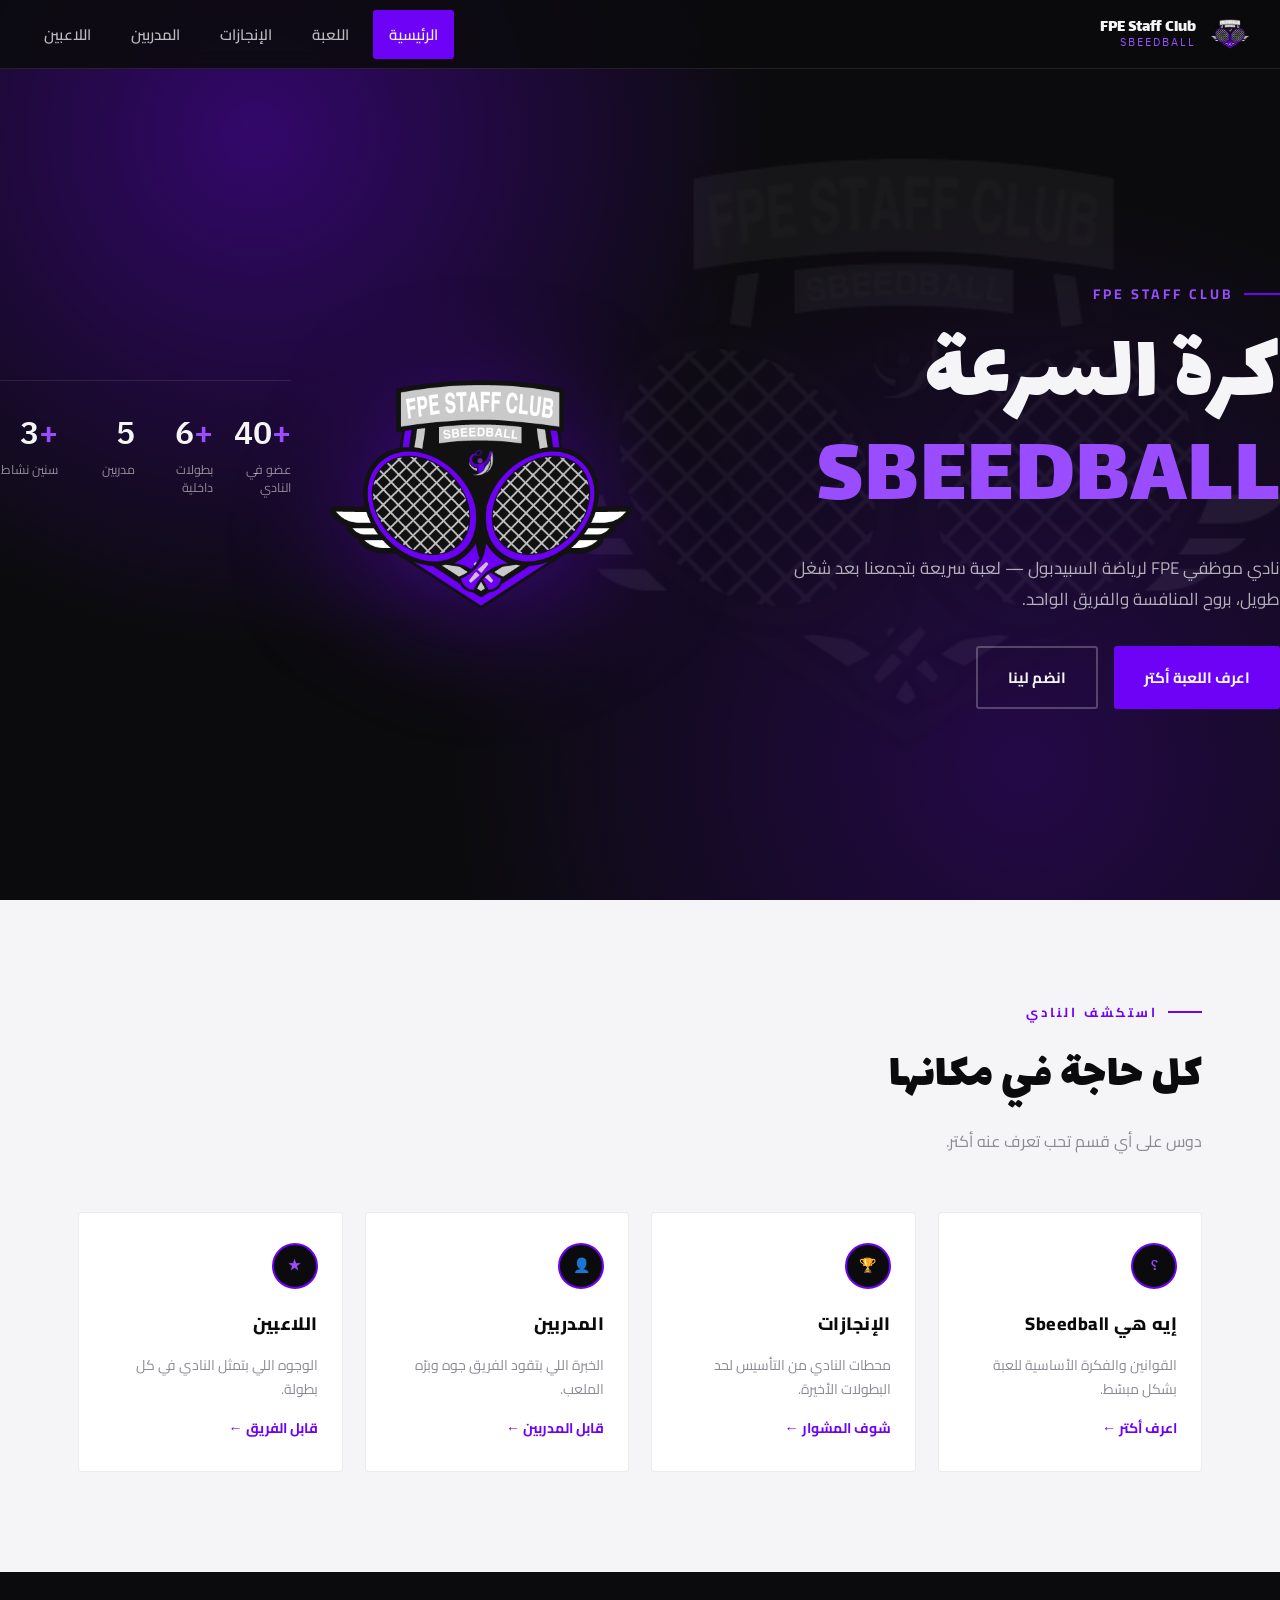
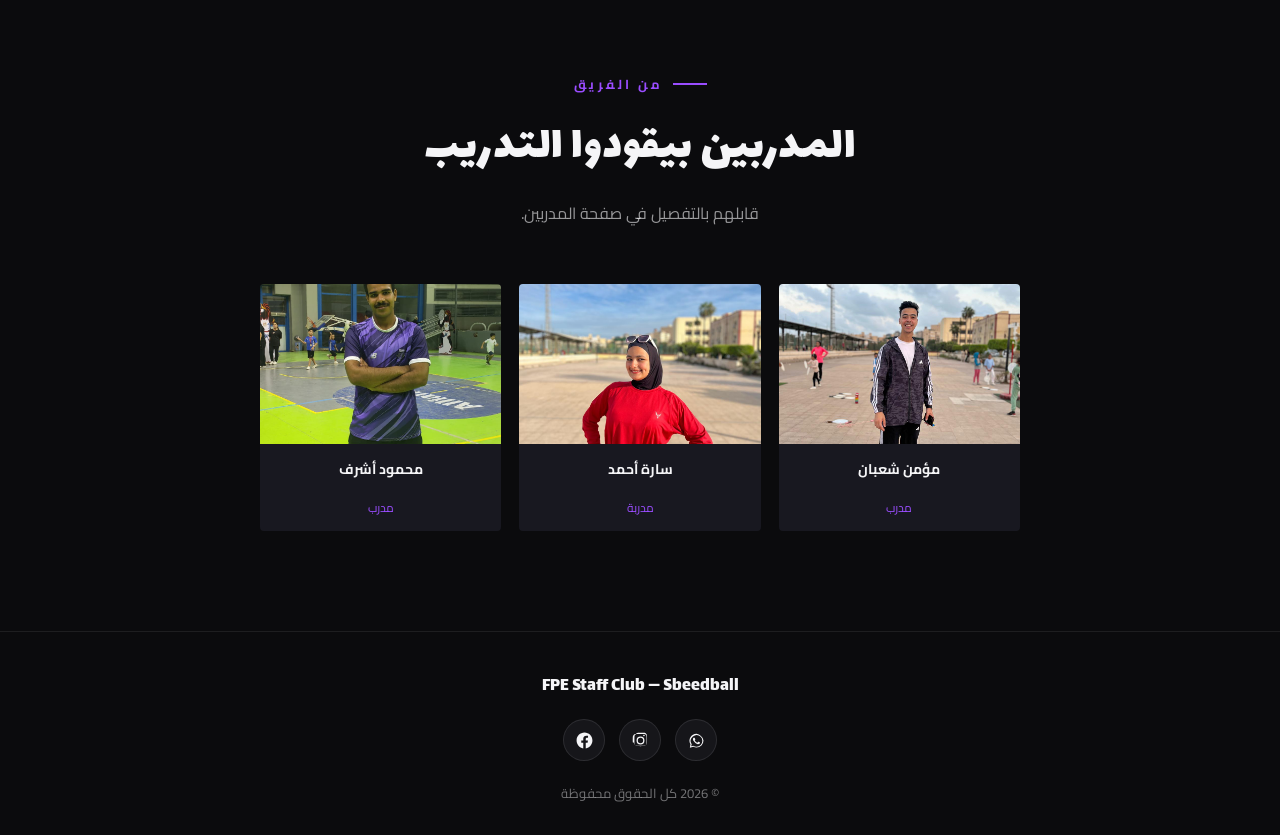
<file: index.html>
<!DOCTYPE html>
<html lang="ar" dir="rtl">
<head>
<meta charset="UTF-8">
<meta name="viewport" content="width=device-width, initial-scale=1.0">
<title>FPE Staff Club | Sbeedball</title>
<link rel="stylesheet" href="assets/style.css">
<style>
  .hero{
    position:relative; min-height:100vh; background:var(--black);
    display:flex; align-items:center; overflow:hidden; isolation:isolate;
    background-image:
      radial-gradient(circle at 20% 15%, rgba(110,2,246,0.4), transparent 40%),
      radial-gradient(circle at 80% 85%, rgba(110,2,246,0.25), transparent 45%);
  }
  .hero::after{
    content:''; position:absolute; inset:0; z-index:0;
    background-image:url('assets/logo.png');
    background-repeat:no-repeat; background-position:120% 30%;
    background-size:900px; opacity:0.06; filter:grayscale(1);
    pointer-events:none;
  }
  .hero-content{position:relative; z-index:2; padding:150px 0 60px; display:grid; grid-template-columns:1.2fr 0.8fr; gap:40px; align-items:center; width:100%;}
  .eyebrow{color:var(--purple-bright); font-size:14px; font-weight:700; letter-spacing:3px; margin-bottom:18px; display:flex; align-items:center; gap:10px;}
  .eyebrow::before{content:''; width:36px; height:2px; background:var(--purple);}
  .hero h1{color:var(--white); font-size:clamp(40px, 9vw, 96px); line-height:1.08; margin-bottom:20px;}
  .hero h1 .accent{color:var(--purple-bright);}
  .hero p.lead{color:rgba(245,245,247,0.7); font-size:17px; max-width:520px; line-height:1.85; margin-bottom:30px;}
  .hero-logo{display:flex; justify-content:center;}
  .hero-logo img{
    width:100%; max-width:340px;
    filter:drop-shadow(0 25px 60px rgba(110,2,246,0.45));
    animation:float 5s ease-in-out infinite;
  }
  @keyframes float{0%,100%{transform:translateY(0);}50%{transform:translateY(-14px);}}

  .hero-stats{
    position:relative; z-index:2; display:grid; grid-template-columns:repeat(4,1fr); gap:20px;
    border-top:1px solid var(--line); margin-top:26px; padding:28px 0 50px;
  }
  .stat .num{font-family:'IBM Plex Sans Arabic'; font-weight:600; font-size:32px; color:var(--white); white-space:nowrap;}
  .stat .num span{color:var(--purple-bright);}
  .stat .label{color:rgba(245,245,247,0.55); font-size:12.5px; margin-top:4px; line-height:1.4;}

  .pillars{display:grid; grid-template-columns:repeat(4,1fr); gap:22px;}
  .pillar{
    background:#fff; border:1px solid rgba(11,11,13,0.08); border-radius:4px;
    padding:30px 24px; transition:transform .3s, box-shadow .3s, border-color .3s;
    display:flex; flex-direction:column; gap:14px;
  }
  .pillar:hover{transform:translateY(-6px); box-shadow:0 18px 40px rgba(11,11,13,0.12); border-color:var(--purple);}
  .pillar .crest{margin-bottom:4px;}
  .pillar h3{font-family:'Cairo'; font-weight:800; font-size:18px;}
  .pillar p{color:var(--muted); font-size:14px; line-height:1.7;}
  .pillar .go{color:var(--purple); font-weight:700; font-size:14px; margin-top:auto;}

  .preview-row{display:grid; grid-template-columns:repeat(3,1fr); gap:18px; margin-top:40px; max-width:760px; margin-inline:auto;}
  .mini-card{background:#181820; border-radius:4px; overflow:hidden; text-align:center;}
  .mini-avatar{height:160px;}
  .mini-card .nm{color:var(--white); font-size:14px; padding:12px 6px 14px; font-weight:700;}
  .mini-card .rl{color:var(--purple-bright); font-size:12px; padding:0 6px 12px;}

  @media (max-width:900px){
    .hero-content{grid-template-columns:1fr; padding:130px 0 40px;}
    .hero-logo{order:-1;}
    .hero-logo img{max-width:260px;}
    .pillars{grid-template-columns:repeat(2,1fr);}
  }
  @media (max-width:700px){
    .hero{min-height:auto;}
    .hero-content{padding:118px 0 30px; gap:30px;}
    .hero-logo img{max-width:190px;}
    .hero p.lead{font-size:16px;}
    .btn{padding:14px 24px; font-size:14px;}
    .hero-stats{grid-template-columns:repeat(2,1fr); gap:18px 14px; padding:22px 0 36px; margin-top:18px;}
    .stat .num{font-size:26px;}
    .pillars{grid-template-columns:1fr; gap:14px;}
    .pillar{padding:22px 20px;}
    .preview-row{grid-template-columns:repeat(3,1fr); gap:10px;}
    .mini-avatar{height:100px;}
    .mini-card .nm{font-size:12px; padding:8px 4px 2px;}
    .mini-card .rl{font-size:10.5px; padding:0 4px 10px;}
  }
</style>
</head>
<body>

<nav>
  <div class="brand">
    <img src="assets/logo.png" alt="FPE Staff Club">
    <div class="names"><span class="top">FPE Staff Club</span><span class="bottom">SBEEDBALL</span></div>
  </div>
  <ul>
    <li><a href="index.html" class="active">الرئيسية</a></li>
    <li><a href="about.html">اللعبة</a></li>
    <li><a href="achievements.html">الإنجازات</a></li>
    <li><a href="coaches.html">المدربين</a></li>
    <li><a href="players.html">اللاعبين</a></li>
  </ul>
  <button class="nav-toggle" aria-label="القائمة"><span></span><span></span><span></span></button>
</nav>
<div class="nav-backdrop"></div>

<section class="hero">
  <div class="container hero-content">
    <div>
      <div class="eyebrow">FPE STAFF CLUB</div>
      <h1>كرة السرعة<br><span class="accent">SBEEDBALL</span></h1>
      <p class="lead">نادي موظفي FPE لرياضة السبيدبول — لعبة سريعة بتجمعنا بعد شغل طويل، بروح المنافسة والفريق الواحد.</p>
      <div class="btn-row">
        <a href="about.html" class="btn btn-primary">اعرف اللعبة أكتر</a>
        <a href="https://wa.me/201000000000" target="_blank" rel="noopener" class="btn btn-ghost">انضم لينا</a>
      </div>
    </div>
    <div class="hero-logo"><img src="assets/logo.png" alt="شعار FPE Staff Club Sbeedball"></div>
  </div>
  <div class="container hero-stats">
    <div class="stat"><div class="num"><span>+</span>40</div><div class="label">عضو في النادي</div></div>
    <div class="stat"><div class="num"><span>+</span>6</div><div class="label">بطولات داخلية</div></div>
    <div class="stat"><div class="num">5</div><div class="label">مدربين</div></div>
    <div class="stat"><div class="num"><span>+</span>3</div><div class="label">سنين نشاط</div></div>
  </div>
</section>

<section>
  <div class="container">
    <div class="section-head reveal">
      <div class="eyebrow">استكشف النادي</div>
      <h2>كل حاجة في مكانها</h2>
      <p>دوس على أي قسم تحب تعرف عنه أكتر.</p>
    </div>
    <div class="pillars reveal">
      <a href="about.html" class="pillar">
        <div class="crest">؟</div>
        <h3>إيه هي Sbeedball</h3>
        <p>القوانين والفكرة الأساسية للعبة بشكل مبسّط.</p>
        <span class="go">اعرف أكتر ←</span>
      </a>
      <a href="achievements.html" class="pillar">
        <div class="crest">🏆</div>
        <h3>الإنجازات</h3>
        <p>محطات النادي من التأسيس لحد البطولات الأخيرة.</p>
        <span class="go">شوف المشوار ←</span>
      </a>
      <a href="coaches.html" class="pillar">
        <div class="crest">👤</div>
        <h3>المدربين</h3>
        <p>الخبرة اللي بتقود الفريق جوه وبرّه الملعب.</p>
        <span class="go">قابل المدربين ←</span>
      </a>
      <a href="players.html" class="pillar">
        <div class="crest">★</div>
        <h3>اللاعبين</h3>
        <p>الوجوه اللي بتمثل النادي في كل بطولة.</p>
        <span class="go">قابل الفريق ←</span>
      </a>
    </div>
  </div>
</section>

<section class="bg-dark">
  <div class="container">
    <div class="section-head on-dark reveal" style="text-align:center; margin-inline:auto;">
      <div class="eyebrow" style="justify-content:center;">من الفريق</div>
      <h2>المدربين بيقودوا التدريب</h2>
      <p>قابلهم بالتفصيل في صفحة المدربين.</p>
    </div>
    <a href="coaches.html" class="preview-row reveal" style="display:grid;">
      <div class="mini-card"><div class="mini-avatar" style="background-image:url('assets/coaches/moamen-shaaban.jpg'), linear-gradient(135deg,#6E02F6,#9A4DFF); background-size:cover,cover; background-position:center,center;"></div><div class="nm">مؤمن شعبان</div><div class="rl">مدرب</div></div>
      <div class="mini-card"><div class="mini-avatar" style="background-image:url('assets/coaches/sara-ahmed.jpg'), linear-gradient(135deg,#16161A,#6E02F6); background-size:cover,cover; background-position:center,center;"></div><div class="nm">سارة أحمد</div><div class="rl">مدربة</div></div>
      <div class="mini-card"><div class="mini-avatar" style="background-image:url('assets/coaches/mahmoud-ashraf.jpg'), linear-gradient(135deg,#3D018C,#9A4DFF); background-size:cover,cover; background-position:center,center;"></div><div class="nm">محمود أشرف</div><div class="rl">مدرب</div></div>
    </a>
  </div>
</section>

<footer>
  <div class="f-brand">FPE Staff Club — Sbeedball</div>
  <div class="f-social">
    <a href="https://wa.me/201000000000" target="_blank" rel="noopener" aria-label="واتساب">
      <svg viewBox="0 0 24 24"><path d="M17.6 6.32A8.86 8.86 0 0 0 12 3.6a8.83 8.83 0 0 0-7.65 13.27L3.6 21l4.27-1.12a8.8 8.8 0 0 0 4.13 1.05h0a8.83 8.83 0 0 0 8.84-8.81 8.78 8.78 0 0 0-3.24-5.8Zm-5.6 13.55h0a7.34 7.34 0 0 1-3.73-1.02l-.27-.16-2.77.73.74-2.7-.18-.28a7.34 7.34 0 0 1 11.4-9.07 7.27 7.27 0 0 1 2.17 5.18 7.35 7.35 0 0 1-7.36 7.32Zm4.03-5.49c-.22-.11-1.3-.64-1.5-.71-.2-.08-.35-.11-.5.11-.15.22-.57.71-.7.86-.13.15-.26.16-.48.05-1.3-.65-2.16-1.16-3.02-2.63-.23-.4.23-.37.65-1.23.07-.15.04-.28-.03-.4-.08-.11-.5-1.2-.69-1.65-.18-.43-.36-.37-.5-.37-.12-.01-.27-.01-.41-.01-.15 0-.38.05-.58.28-.2.22-.77.75-.77 1.83 0 1.08.79 2.12.9 2.27.11.15 1.55 2.36 3.76 3.22 1.87.74 2.25.6 2.66.56.41-.04 1.3-.53 1.49-1.04.18-.51.18-.95.13-1.04-.06-.1-.2-.15-.41-.26Z"/></svg>
    </a>
    <a href="https://instagram.com/" target="_blank" rel="noopener" aria-label="إنستجرام">
      <svg viewBox="0 0 24 24"><path d="M12 2.2c2.7 0 3 .01 4.1.06 1 .05 1.5.21 1.85.35.46.18.8.4 1.15.74.34.35.56.69.74 1.15.14.36.3.86.35 1.85.05 1.1.06 1.4.06 4.1s-.01 3-.06 4.1c-.05 1-.21 1.5-.35 1.85a3.1 3.1 0 0 1-.74 1.15c-.35.34-.69.56-1.15.74-.36.14-.86.3-1.85.35-1.1.05-1.4.06-4.1.06s-3-.01-4.1-.06c-1-.05-1.5-.21-1.85-.35a3.1 3.1 0 0 1-1.15-.74 3.1 3.1 0 0 1-.74-1.15c-.14-.36-.3-.86-.35-1.85C2.21 15 2.2 14.7 2.2 12s.01-3 .06-4.1c.05-1 .21-1.5.35-1.85.18-.46.4-.8.74-1.15.35-.34.69-.56 1.15-.74.36-.14.86-.3 1.85-.35C7.5 2.21 7.8 2.2 12 2.2Zm0 1.62c-2.66 0-2.97.01-4.02.06-.86.04-1.32.18-1.63.3-.41.16-.7.35-1 .65-.3.3-.5.59-.66 1-.12.31-.26.77-.3 1.63-.05 1.05-.06 1.36-.06 4.02s.01 2.97.06 4.02c.04.86.18 1.32.3 1.63.16.41.36.7.66 1 .3.3.59.5 1 .66.31.12.77.26 1.63.3 1.05.05 1.36.06 4.02.06s2.97-.01 4.02-.06c.86-.04 1.32-.18 1.63-.3.41-.16.7-.36 1-.66.3-.3.5-.59.66-1 .12-.31.26-.77.3-1.63.05-1.05.06-1.36.06-4.02s-.01-2.97-.06-4.02c-.04-.86-.18-1.32-.3-1.63a2.6 2.6 0 0 0-.66-1 2.6 2.6 0 0 0-1-.66c-.31-.12-.77-.26-1.63-.3-1.05-.05-1.36-.06-4.02-.06ZM12 7a5 5 0 1 1 0 10 5 5 0 0 1 0-10Zm0 1.62a3.38 3.38 0 1 0 0 6.76 3.38 3.38 0 0 0 0-6.76Zm5.4-2.96a1.04 1.04 0 1 1-2.08 0 1.04 1.04 0 0 1 2.08 0Z"/></svg>
    </a>
    <a href="https://facebook.com/" target="_blank" rel="noopener" aria-label="فيسبوك">
      <svg viewBox="0 0 24 24"><path d="M22 12.06C22 6.5 17.52 2 12 2S2 6.5 2 12.06c0 5 3.66 9.16 8.44 9.94v-7.03H7.9v-2.91h2.54V9.84c0-2.51 1.49-3.89 3.78-3.89 1.1 0 2.24.2 2.24.2v2.46h-1.26c-1.24 0-1.63.77-1.63 1.56v1.87h2.78l-.44 2.91h-2.34V22c4.78-.78 8.44-4.94 8.44-9.94Z"/></svg>
    </a>
  </div>
  © 2026 كل الحقوق محفوظة
</footer>

<script src="assets/main.js"></script>
</body>
</html>
</file>
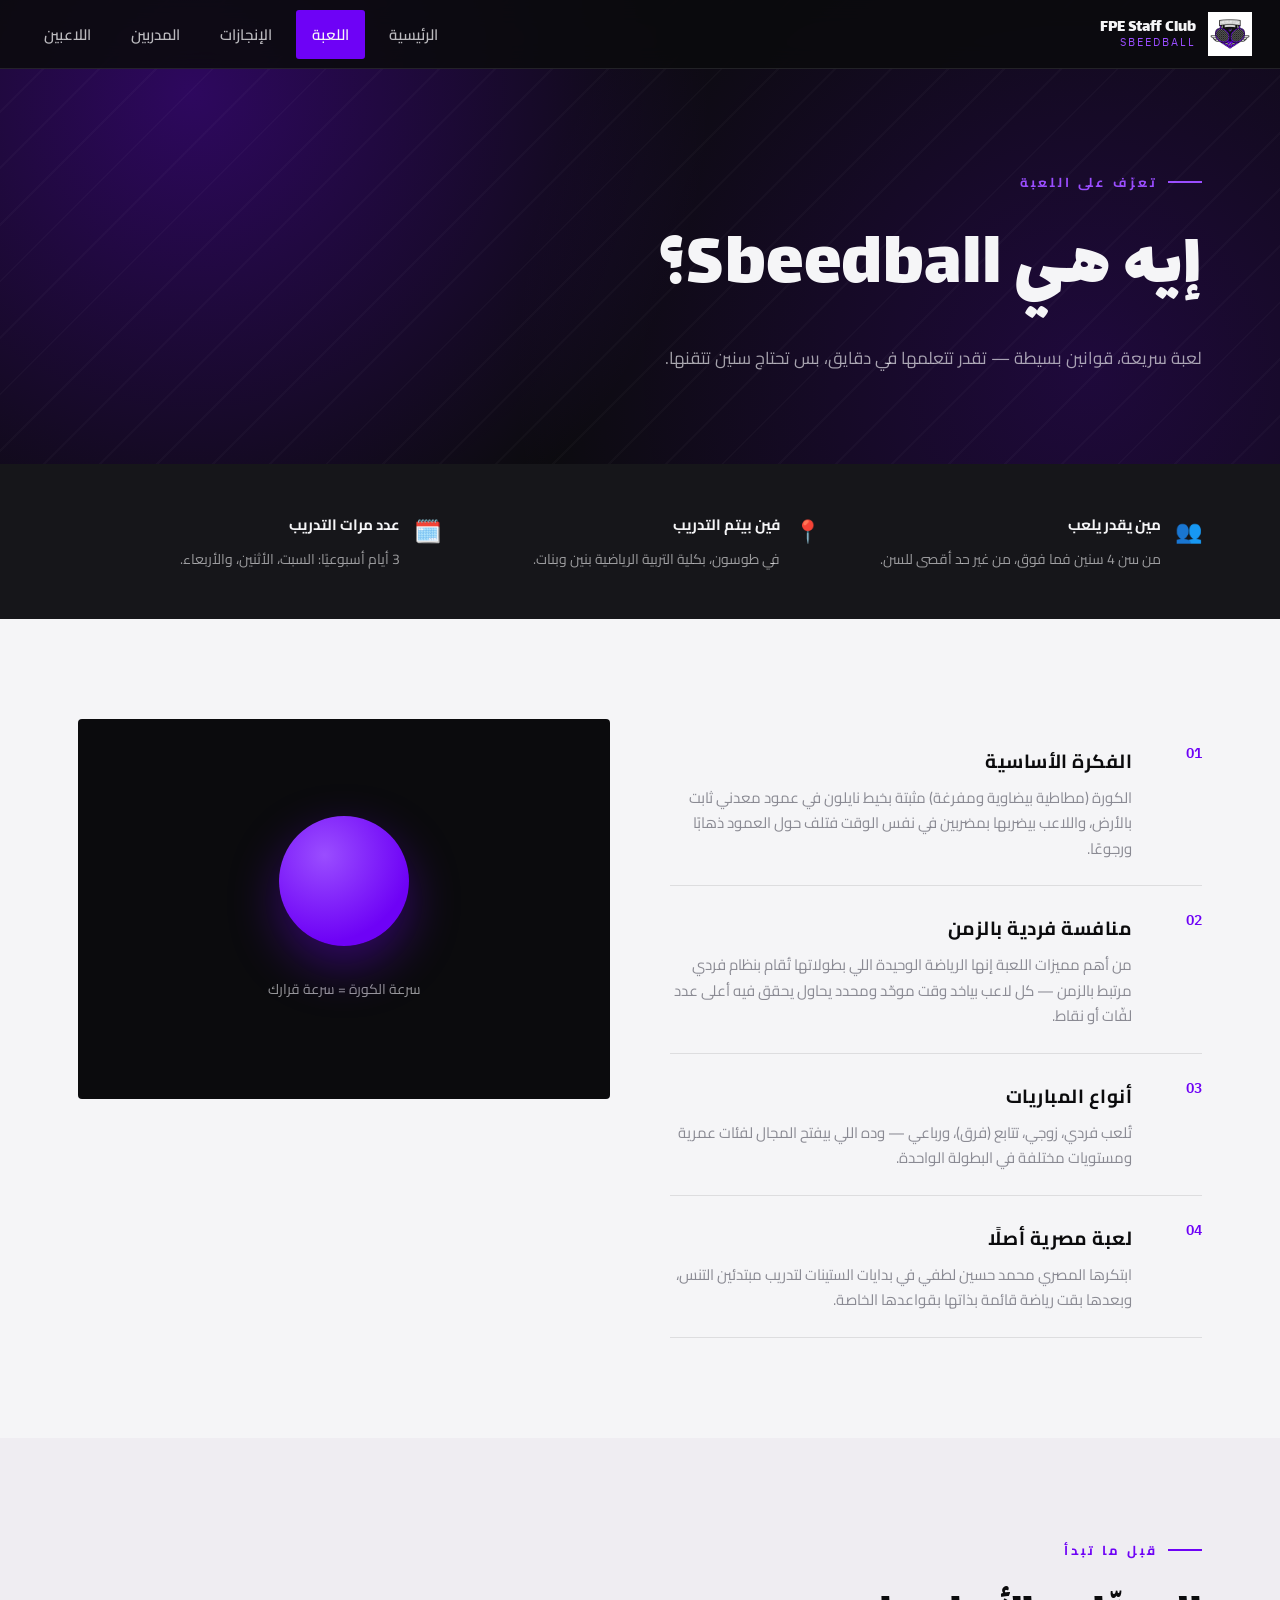
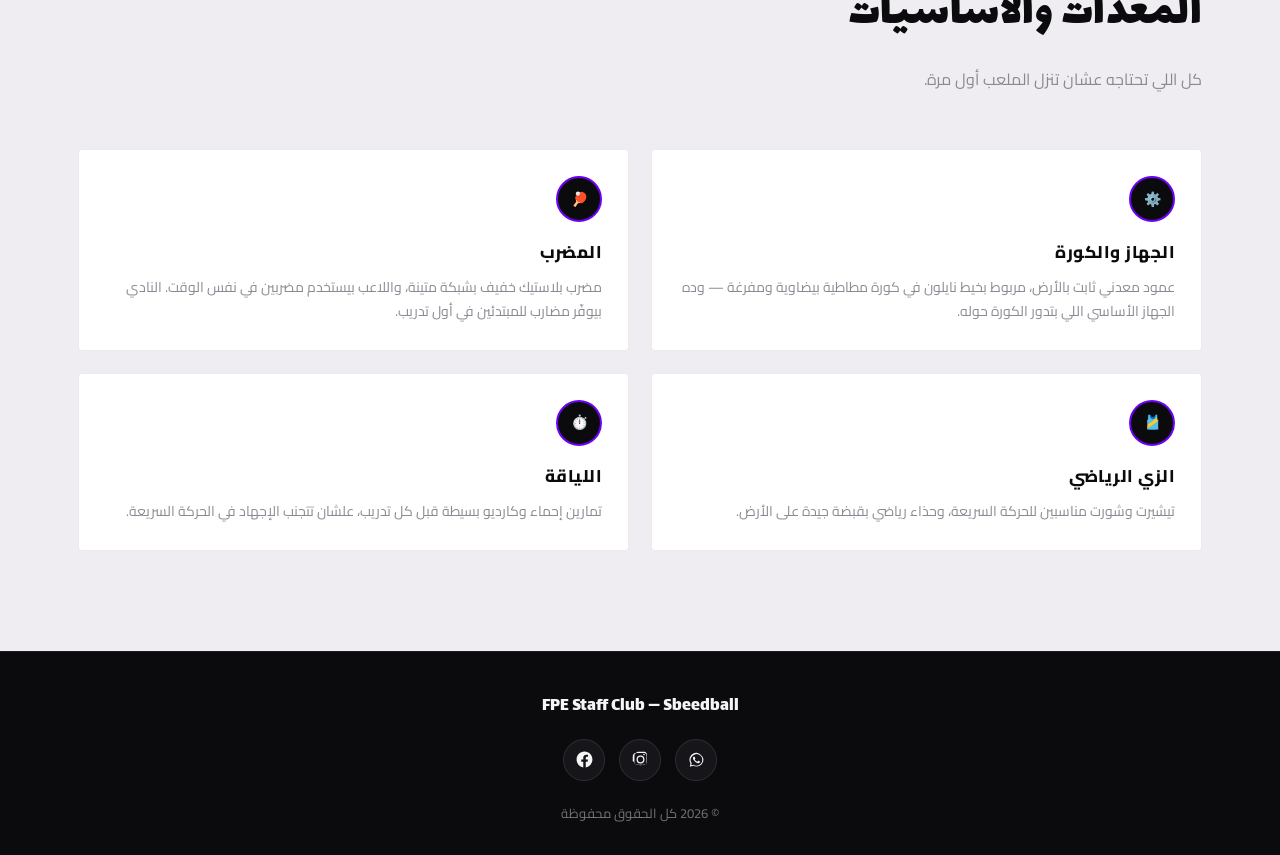
<file: about.html>
<!DOCTYPE html>
<html lang="ar" dir="rtl">
<head>
<meta charset="UTF-8">
<meta name="viewport" content="width=device-width, initial-scale=1.0">
<title>اللعبة | FPE Staff Club Sbeedball</title>
<link rel="stylesheet" href="assets/style.css">
<style>
  .about-grid{display:grid; grid-template-columns:1fr 1fr; gap:60px; align-items:start;}
  .rule-list{display:flex; flex-direction:column;}
  .rule{display:flex; gap:20px; padding:24px 0; border-bottom:1px solid rgba(11,11,13,0.1);}
  .rule .tag{font-family:'IBM Plex Sans Arabic'; font-weight:600; color:var(--purple); font-size:14px; min-width:50px;}
  .rule h3{font-size:19px; margin-bottom:6px; font-family:'Cairo'; font-weight:700;}
  .rule p{color:var(--muted); font-size:15px; line-height:1.7;}
  .about-visual{
    background:var(--black); border-radius:4px; padding:40px; position:relative;
    min-height:380px; display:flex; flex-direction:column; justify-content:center; align-items:center; overflow:hidden;
  }
  .ball{
    width:130px; height:130px; border-radius:50%;
    background:radial-gradient(circle at 35% 30%, var(--purple-bright), var(--purple) 70%);
    position:relative; z-index:2; animation:bounce 2.2s ease-in-out infinite;
    box-shadow:0 20px 50px rgba(110,2,246,0.4);
  }
  @keyframes bounce{0%,100%{transform:translateY(0);}50%{transform:translateY(-26px);}}
  .about-visual .caption{color:var(--white); font-size:14px; margin-top:30px; opacity:.6; text-align:center;}

  .equip-grid{display:grid; grid-template-columns:repeat(2,1fr); gap:22px;}
  .equip{background:#fff; border:1px solid rgba(11,11,13,0.08); border-radius:4px; padding:26px;}
  .equip .crest{margin-bottom:14px;}
  .equip h3{font-family:'Cairo'; font-weight:800; font-size:17px; margin-bottom:8px;}
  .equip p{color:var(--muted); font-size:14px; line-height:1.7;}

  @media (max-width:900px){
    .about-grid{grid-template-columns:1fr; gap:40px;}
    .equip-grid{grid-template-columns:1fr;}
  }
  @media (max-width:700px){
    .facts-strip{grid-template-columns:1fr !important;}
  }
</style>
</head>
<body>

<nav>
  <div class="brand">
    <img src="assets/logo.jpg" alt="FPE Staff Club">
    <div class="names"><span class="top">FPE Staff Club</span><span class="bottom">SBEEDBALL</span></div>
  </div>
  <ul>
    <li><a href="index.html">الرئيسية</a></li>
    <li><a href="about.html" class="active">اللعبة</a></li>
    <li><a href="achievements.html">الإنجازات</a></li>
    <li><a href="coaches.html">المدربين</a></li>
    <li><a href="players.html">اللاعبين</a></li>
  </ul>
  <button class="nav-toggle" aria-label="القائمة"><span></span><span></span><span></span></button>
</nav>
<div class="nav-backdrop"></div>

<header class="page-head">
  <div class="container">
    <div class="eyebrow">تعرّف على اللعبة</div>
    <h1>إيه هي Sbeedball؟</h1>
    <p>لعبة سريعة، قوانين بسيطة — تقدر تتعلمها في دقايق، بس تحتاج سنين تتقنها.</p>
  </div>
</header>

<section style="padding:46px 0; background:var(--black-2);">
  <div class="container">
    <div class="facts-strip reveal" style="display:grid; grid-template-columns:repeat(3,1fr); gap:18px;">
      <div style="color:var(--white); display:flex; gap:14px; align-items:flex-start;">
        <span style="font-size:22px;">👥</span>
        <div><strong style="display:block; font-size:15px; margin-bottom:4px;">مين يقدر يلعب</strong><span style="color:rgba(245,245,247,0.6); font-size:14px; line-height:1.7;">من سن 4 سنين فما فوق، من غير حد أقصى للسن.</span></div>
      </div>
      <div style="color:var(--white); display:flex; gap:14px; align-items:flex-start;">
        <span style="font-size:22px;">📍</span>
        <div><strong style="display:block; font-size:15px; margin-bottom:4px;">فين بيتم التدريب</strong><span style="color:rgba(245,245,247,0.6); font-size:14px; line-height:1.7;">في طوسون، بكلية التربية الرياضية بنين وبنات.</span></div>
      </div>
      <div style="color:var(--white); display:flex; gap:14px; align-items:flex-start;">
        <span style="font-size:22px;">🗓️</span>
        <div><strong style="display:block; font-size:15px; margin-bottom:4px;">عدد مرات التدريب</strong><span style="color:rgba(245,245,247,0.6); font-size:14px; line-height:1.7;">3 أيام أسبوعيًا: السبت، الأثنين، والأربعاء.</span></div>
      </div>
    </div>
  </div>
</section>

<section>
  <div class="container about-grid">
    <div class="rule-list reveal">
      <div class="rule">
        <div class="tag">01</div>
        <div><h3>الفكرة الأساسية</h3><p>الكورة (مطاطية بيضاوية ومفرغة) مثبتة بخيط نايلون في عمود معدني ثابت بالأرض، واللاعب بيضربها بمضربين في نفس الوقت فتلف حول العمود ذهابًا ورجوعًا.</p></div>
      </div>
      <div class="rule">
        <div class="tag">02</div>
        <div><h3>منافسة فردية بالزمن</h3><p>من أهم مميزات اللعبة إنها الرياضة الوحيدة اللي بطولاتها تُقام بنظام فردي مرتبط بالزمن — كل لاعب بياخد وقت موحّد ومحدد يحاول يحقق فيه أعلى عدد لفّات أو نقاط.</p></div>
      </div>
      <div class="rule">
        <div class="tag">03</div>
        <div><h3>أنواع المباريات</h3><p>تُلعب فردي، زوجي، تتابع (فرق)، ورباعي — وده اللي بيفتح المجال لفئات عمرية ومستويات مختلفة في البطولة الواحدة.</p></div>
      </div>
      <div class="rule">
        <div class="tag">04</div>
        <div><h3>لعبة مصرية أصلًا</h3><p>ابتكرها المصري محمد حسين لطفي في بدايات الستينات لتدريب مبتدئين التنس، وبعدها بقت رياضة قائمة بذاتها بقواعدها الخاصة.</p></div>
      </div>
    </div>
    <div class="about-visual reveal">
      <div class="ball"></div>
      <p class="caption">سرعة الكورة = سرعة قرارك</p>
    </div>
  </div>
</section>

<section class="bg-mute">
  <div class="container">
    <div class="section-head reveal">
      <div class="eyebrow">قبل ما تبدأ</div>
      <h2>المعدّات والأساسيات</h2>
      <p>كل اللي تحتاجه عشان تنزل الملعب أول مرة.</p>
    </div>
    <div class="equip-grid reveal">
      <div class="equip"><div class="crest">⚙️</div><h3>الجهاز والكورة</h3><p>عمود معدني ثابت بالأرض، مربوط بخيط نايلون في كورة مطاطية بيضاوية ومفرغة — وده الجهاز الأساسي اللي بتدور الكورة حوله.</p></div>
      <div class="equip"><div class="crest">🏓</div><h3>المضرب</h3><p>مضرب بلاستيك خفيف بشبكة متينة، واللاعب بيستخدم مضربين في نفس الوقت. النادي بيوفّر مضارب للمبتدئين في أول تدريب.</p></div>
      <div class="equip"><div class="crest">🎽</div><h3>الزي الرياضي</h3><p>تيشيرت وشورت مناسبين للحركة السريعة، وحذاء رياضي بقبضة جيدة على الأرض.</p></div>
      <div class="equip"><div class="crest">⏱️</div><h3>اللياقة</h3><p>تمارين إحماء وكارديو بسيطة قبل كل تدريب، علشان تتجنب الإجهاد في الحركة السريعة.</p></div>
    </div>
  </div>
</section>

<footer>
  <div class="f-brand">FPE Staff Club — Sbeedball</div>
  <div class="f-social">
    <a href="https://wa.me/201000000000" target="_blank" rel="noopener" aria-label="واتساب">
      <svg viewBox="0 0 24 24"><path d="M17.6 6.32A8.86 8.86 0 0 0 12 3.6a8.83 8.83 0 0 0-7.65 13.27L3.6 21l4.27-1.12a8.8 8.8 0 0 0 4.13 1.05h0a8.83 8.83 0 0 0 8.84-8.81 8.78 8.78 0 0 0-3.24-5.8Zm-5.6 13.55h0a7.34 7.34 0 0 1-3.73-1.02l-.27-.16-2.77.73.74-2.7-.18-.28a7.34 7.34 0 0 1 11.4-9.07 7.27 7.27 0 0 1 2.17 5.18 7.35 7.35 0 0 1-7.36 7.32Zm4.03-5.49c-.22-.11-1.3-.64-1.5-.71-.2-.08-.35-.11-.5.11-.15.22-.57.71-.7.86-.13.15-.26.16-.48.05-1.3-.65-2.16-1.16-3.02-2.63-.23-.4.23-.37.65-1.23.07-.15.04-.28-.03-.4-.08-.11-.5-1.2-.69-1.65-.18-.43-.36-.37-.5-.37-.12-.01-.27-.01-.41-.01-.15 0-.38.05-.58.28-.2.22-.77.75-.77 1.83 0 1.08.79 2.12.9 2.27.11.15 1.55 2.36 3.76 3.22 1.87.74 2.25.6 2.66.56.41-.04 1.3-.53 1.49-1.04.18-.51.18-.95.13-1.04-.06-.1-.2-.15-.41-.26Z"/></svg>
    </a>
    <a href="https://instagram.com/" target="_blank" rel="noopener" aria-label="إنستجرام">
      <svg viewBox="0 0 24 24"><path d="M12 2.2c2.7 0 3 .01 4.1.06 1 .05 1.5.21 1.85.35.46.18.8.4 1.15.74.34.35.56.69.74 1.15.14.36.3.86.35 1.85.05 1.1.06 1.4.06 4.1s-.01 3-.06 4.1c-.05 1-.21 1.5-.35 1.85a3.1 3.1 0 0 1-.74 1.15c-.35.34-.69.56-1.15.74-.36.14-.86.3-1.85.35-1.1.05-1.4.06-4.1.06s-3-.01-4.1-.06c-1-.05-1.5-.21-1.85-.35a3.1 3.1 0 0 1-1.15-.74 3.1 3.1 0 0 1-.74-1.15c-.14-.36-.3-.86-.35-1.85C2.21 15 2.2 14.7 2.2 12s.01-3 .06-4.1c.05-1 .21-1.5.35-1.85.18-.46.4-.8.74-1.15.35-.34.69-.56 1.15-.74.36-.14.86-.3 1.85-.35C7.5 2.21 7.8 2.2 12 2.2Zm0 1.62c-2.66 0-2.97.01-4.02.06-.86.04-1.32.18-1.63.3-.41.16-.7.35-1 .65-.3.3-.5.59-.66 1-.12.31-.26.77-.3 1.63-.05 1.05-.06 1.36-.06 4.02s.01 2.97.06 4.02c.04.86.18 1.32.3 1.63.16.41.36.7.66 1 .3.3.59.5 1 .66.31.12.77.26 1.63.3 1.05.05 1.36.06 4.02.06s2.97-.01 4.02-.06c.86-.04 1.32-.18 1.63-.3.41-.16.7-.36 1-.66.3-.3.5-.59.66-1 .12-.31.26-.77.3-1.63.05-1.05.06-1.36.06-4.02s-.01-2.97-.06-4.02c-.04-.86-.18-1.32-.3-1.63a2.6 2.6 0 0 0-.66-1 2.6 2.6 0 0 0-1-.66c-.31-.12-.77-.26-1.63-.3-1.05-.05-1.36-.06-4.02-.06ZM12 7a5 5 0 1 1 0 10 5 5 0 0 1 0-10Zm0 1.62a3.38 3.38 0 1 0 0 6.76 3.38 3.38 0 0 0 0-6.76Zm5.4-2.96a1.04 1.04 0 1 1-2.08 0 1.04 1.04 0 0 1 2.08 0Z"/></svg>
    </a>
    <a href="https://facebook.com/" target="_blank" rel="noopener" aria-label="فيسبوك">
      <svg viewBox="0 0 24 24"><path d="M22 12.06C22 6.5 17.52 2 12 2S2 6.5 2 12.06c0 5 3.66 9.16 8.44 9.94v-7.03H7.9v-2.91h2.54V9.84c0-2.51 1.49-3.89 3.78-3.89 1.1 0 2.24.2 2.24.2v2.46h-1.26c-1.24 0-1.63.77-1.63 1.56v1.87h2.78l-.44 2.91h-2.34V22c4.78-.78 8.44-4.94 8.44-9.94Z"/></svg>
    </a>
  </div>
  © 2026 كل الحقوق محفوظة
</footer>

<script src="assets/main.js"></script>
</body>
</html>
</file>
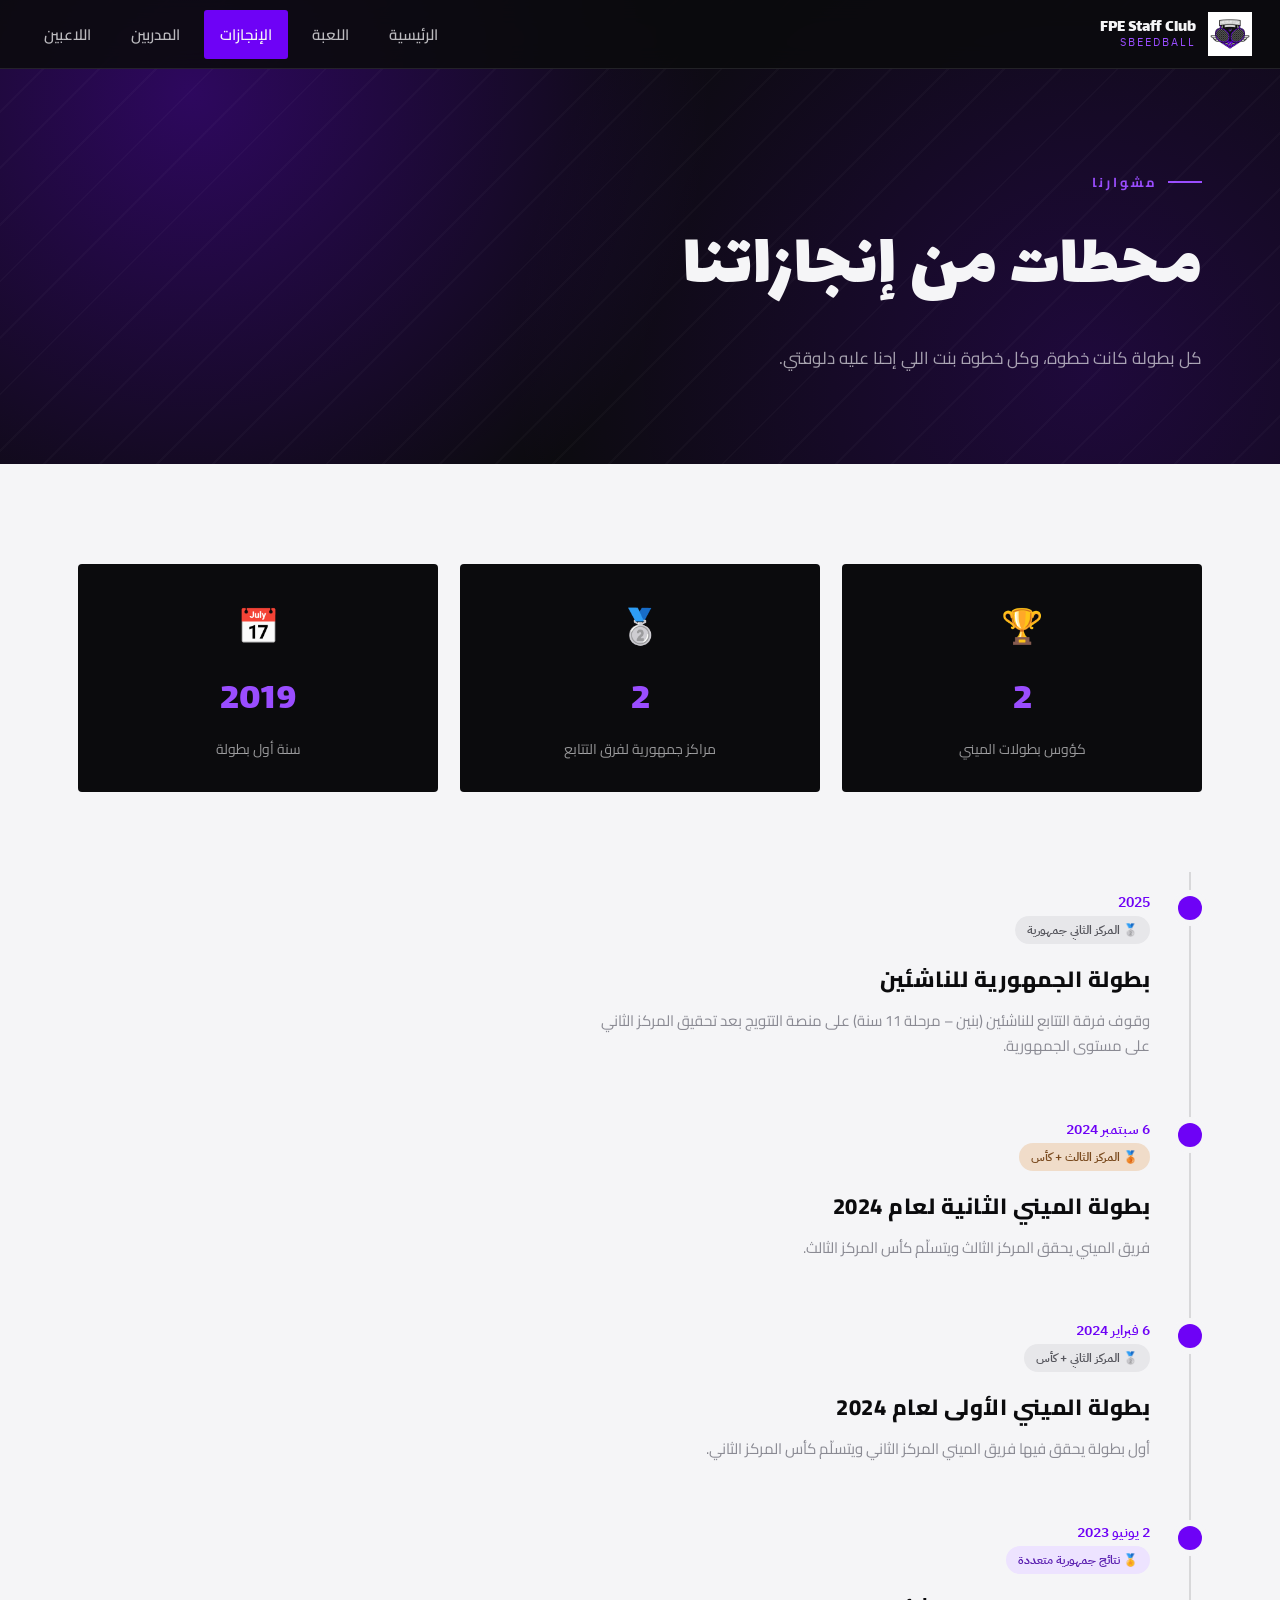
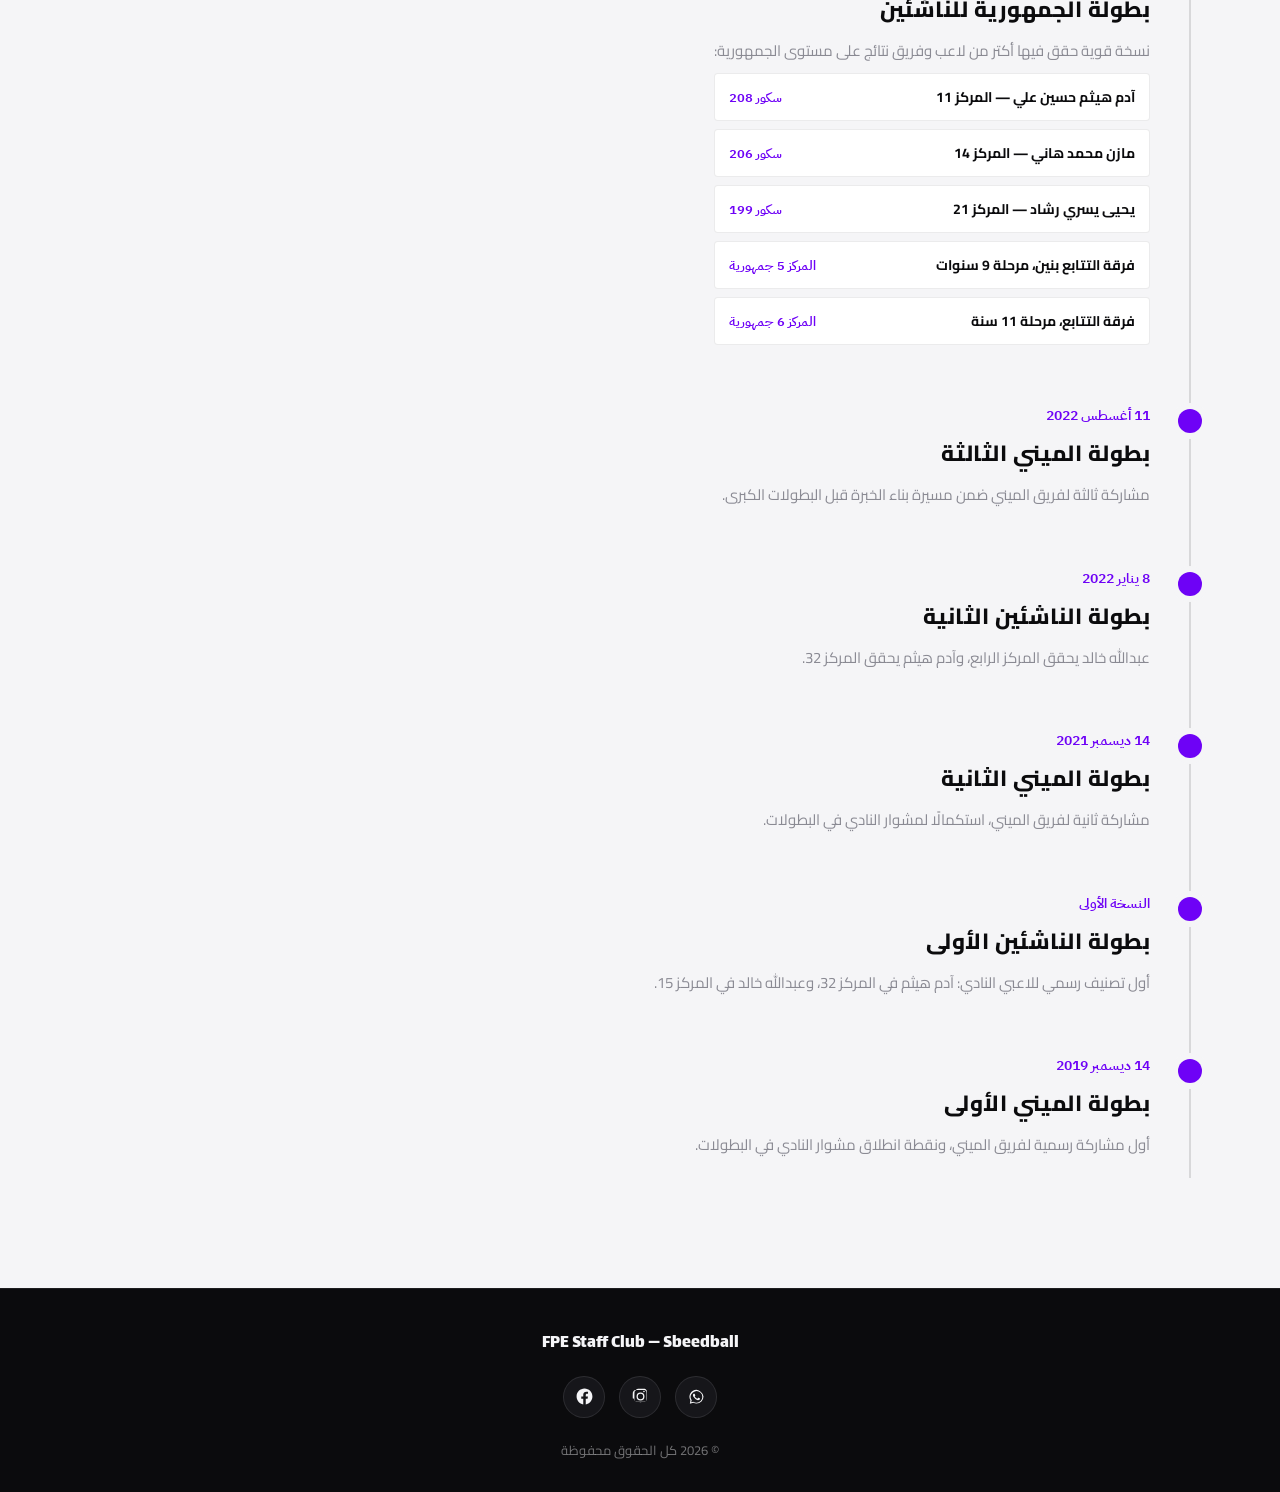
<file: achievements.html>
<!DOCTYPE html>
<html lang="ar" dir="rtl">
<head>
<meta charset="UTF-8">
<meta name="viewport" content="width=device-width, initial-scale=1.0">
<title>الإنجازات | FPE Staff Club Sbeedball</title>
<link rel="stylesheet" href="assets/style.css">
<style>
  .timeline{position:relative; display:flex; flex-direction:column;}
  .timeline::before{content:''; position:absolute; right:11px; top:10px; bottom:10px; width:2px; background:rgba(11,11,13,0.12);}
  .t-item{display:flex; gap:28px; padding:30px 0; position:relative;}
  .t-dot{width:24px; height:24px; border-radius:50%; background:var(--purple); flex-shrink:0; margin-top:4px; position:relative; z-index:1; box-shadow:0 0 0 6px var(--white);}
  .t-content .year{font-family:'IBM Plex Sans Arabic'; color:var(--purple); font-weight:600; font-size:14px;}
  .t-content h3{font-size:22px; margin:6px 0 8px; font-family:'Cairo'; font-weight:800;}
  .t-content p{color:var(--muted); font-size:15px; max-width:560px; line-height:1.7;}
  .medal{
    display:inline-flex; align-items:center; gap:6px;
    font-family:'IBM Plex Sans Arabic'; font-size:12px; font-weight:600;
    padding:5px 12px; border-radius:20px; margin-bottom:8px;
  }
  .medal.gold{background:#FCEFC2; color:#8A6D00;}
  .medal.silver{background:#E7E7EA; color:#55555C;}
  .medal.bronze{background:#F0DCC9; color:#7A4A1E;}
  .medal.team{background:#EDE3FF; color:#5A1FB0;}

  .result-list{list-style:none; margin-top:10px; display:flex; flex-direction:column; gap:8px; max-width:560px;}
  .result-list li{
    display:flex; justify-content:space-between; align-items:center; gap:10px;
    background:#fff; border:1px solid rgba(11,11,13,0.08); border-radius:4px;
    padding:10px 14px; font-size:14px;
  }
  .result-list .who{font-weight:700; color:var(--black);}
  .result-list .score{font-family:'IBM Plex Sans Arabic'; color:var(--purple); font-weight:600; font-size:13px; white-space:nowrap;}

  .trophy-grid{display:grid; grid-template-columns:repeat(3,1fr); gap:22px;}
  .trophy{background:var(--black); color:var(--white); border-radius:4px; padding:30px; text-align:center;}
  .trophy .ic{font-size:34px; margin-bottom:14px;}
  .trophy .n{font-family:'Lalezar'; font-size:38px; color:var(--purple-bright);}
  .trophy .l{font-size:14px; color:rgba(245,245,247,0.6); margin-top:6px;}

  @media (max-width:900px){.trophy-grid{grid-template-columns:1fr;}}
</style>
</head>
<body>

<nav>
  <div class="brand">
    <img src="assets/logo.jpg" alt="FPE Staff Club">
    <div class="names"><span class="top">FPE Staff Club</span><span class="bottom">SBEEDBALL</span></div>
  </div>
  <ul>
    <li><a href="index.html">الرئيسية</a></li>
    <li><a href="about.html">اللعبة</a></li>
    <li><a href="achievements.html" class="active">الإنجازات</a></li>
    <li><a href="coaches.html">المدربين</a></li>
    <li><a href="players.html">اللاعبين</a></li>
  </ul>
  <button class="nav-toggle" aria-label="القائمة"><span></span><span></span><span></span></button>
</nav>

<header class="page-head">
  <div class="container">
    <div class="eyebrow">مشوارنا</div>
    <h1>محطات من إنجازاتنا</h1>
    <p>كل بطولة كانت خطوة، وكل خطوة بنت اللي إحنا عليه دلوقتي.</p>
  </div>
</header>

<section>
  <div class="container">
    <div class="trophy-grid reveal" style="margin-bottom:70px;">
      <div class="trophy"><div class="ic">🏆</div><div class="n">2</div><div class="l">كؤوس بطولات الميني</div></div>
      <div class="trophy"><div class="ic">🥈</div><div class="n">2</div><div class="l">مراكز جمهورية لفرق التتابع</div></div>
      <div class="trophy"><div class="ic">📅</div><div class="n">2019</div><div class="l">سنة أول بطولة</div></div>
    </div>

    <div class="timeline reveal">

      <div class="t-item">
        <div class="t-dot"></div>
        <div class="t-content">
          <div class="year">2025</div>
          <span class="medal silver">🥈 المركز الثاني جمهورية</span>
          <h3>بطولة الجمهورية للناشئين</h3>
          <p>وقوف فرقة التتابع للناشئين (بنين – مرحلة 11 سنة) على منصة التتويج بعد تحقيق المركز الثاني على مستوى الجمهورية.</p>
        </div>
      </div>

      <div class="t-item">
        <div class="t-dot"></div>
        <div class="t-content">
          <div class="year">6 سبتمبر 2024</div>
          <span class="medal bronze">🥉 المركز الثالث + كأس</span>
          <h3>بطولة الميني الثانية لعام 2024</h3>
          <p>فريق الميني يحقق المركز الثالث ويتسلّم كأس المركز الثالث.</p>
        </div>
      </div>

      <div class="t-item">
        <div class="t-dot"></div>
        <div class="t-content">
          <div class="year">6 فبراير 2024</div>
          <span class="medal silver">🥈 المركز الثاني + كأس</span>
          <h3>بطولة الميني الأولى لعام 2024</h3>
          <p>أول بطولة يحقق فيها فريق الميني المركز الثاني ويتسلّم كأس المركز الثاني.</p>
        </div>
      </div>

      <div class="t-item">
        <div class="t-dot"></div>
        <div class="t-content">
          <div class="year">2 يونيو 2023</div>
          <span class="medal team">🏅 نتائج جمهورية متعددة</span>
          <h3>بطولة الجمهورية للناشئين</h3>
          <p>نسخة قوية حقق فيها أكتر من لاعب وفريق نتائج على مستوى الجمهورية:</p>
          <ul class="result-list">
            <li><span class="who">آدم هيثم حسين علي — المركز 11</span><span class="score">سكور 208</span></li>
            <li><span class="who">مازن محمد هاني — المركز 14</span><span class="score">سكور 206</span></li>
            <li><span class="who">يحيى يسري رشاد — المركز 21</span><span class="score">سكور 199</span></li>
            <li><span class="who">فرقة التتابع بنين، مرحلة 9 سنوات</span><span class="score">المركز 5 جمهورية</span></li>
            <li><span class="who">فرقة التتابع، مرحلة 11 سنة</span><span class="score">المركز 6 جمهورية</span></li>
          </ul>
        </div>
      </div>

      <div class="t-item">
        <div class="t-dot"></div>
        <div class="t-content">
          <div class="year">11 أغسطس 2022</div>
          <h3>بطولة الميني الثالثة</h3>
          <p>مشاركة ثالثة لفريق الميني ضمن مسيرة بناء الخبرة قبل البطولات الكبرى.</p>
        </div>
      </div>

      <div class="t-item">
        <div class="t-dot"></div>
        <div class="t-content">
          <div class="year">8 يناير 2022</div>
          <h3>بطولة الناشئين الثانية</h3>
          <p>عبدالله خالد يحقق المركز الرابع، وآدم هيثم يحقق المركز 32.</p>
        </div>
      </div>

      <div class="t-item">
        <div class="t-dot"></div>
        <div class="t-content">
          <div class="year">14 ديسمبر 2021</div>
          <h3>بطولة الميني الثانية</h3>
          <p>مشاركة ثانية لفريق الميني، استكمالًا لمشوار النادي في البطولات.</p>
        </div>
      </div>

      <div class="t-item">
        <div class="t-dot"></div>
        <div class="t-content">
          <div class="year">النسخة الأولى</div>
          <h3>بطولة الناشئين الأولى</h3>
          <p>أول تصنيف رسمي للاعبي النادي: آدم هيثم في المركز 32، وعبدالله خالد في المركز 15.</p>
        </div>
      </div>

      <div class="t-item">
        <div class="t-dot"></div>
        <div class="t-content">
          <div class="year">14 ديسمبر 2019</div>
          <h3>بطولة الميني الأولى</h3>
          <p>أول مشاركة رسمية لفريق الميني، ونقطة انطلاق مشوار النادي في البطولات.</p>
        </div>
      </div>

    </div>
  </div>
</section>

<footer>
  <div class="f-brand">FPE Staff Club — Sbeedball</div>
  <div class="f-social">
    <a href="https://wa.me/201000000000" target="_blank" rel="noopener" aria-label="واتساب">
      <svg viewBox="0 0 24 24"><path d="M17.6 6.32A8.86 8.86 0 0 0 12 3.6a8.83 8.83 0 0 0-7.65 13.27L3.6 21l4.27-1.12a8.8 8.8 0 0 0 4.13 1.05h0a8.83 8.83 0 0 0 8.84-8.81 8.78 8.78 0 0 0-3.24-5.8Zm-5.6 13.55h0a7.34 7.34 0 0 1-3.73-1.02l-.27-.16-2.77.73.74-2.7-.18-.28a7.34 7.34 0 0 1 11.4-9.07 7.27 7.27 0 0 1 2.17 5.18 7.35 7.35 0 0 1-7.36 7.32Zm4.03-5.49c-.22-.11-1.3-.64-1.5-.71-.2-.08-.35-.11-.5.11-.15.22-.57.71-.7.86-.13.15-.26.16-.48.05-1.3-.65-2.16-1.16-3.02-2.63-.23-.4.23-.37.65-1.23.07-.15.04-.28-.03-.4-.08-.11-.5-1.2-.69-1.65-.18-.43-.36-.37-.5-.37-.12-.01-.27-.01-.41-.01-.15 0-.38.05-.58.28-.2.22-.77.75-.77 1.83 0 1.08.79 2.12.9 2.27.11.15 1.55 2.36 3.76 3.22 1.87.74 2.25.6 2.66.56.41-.04 1.3-.53 1.49-1.04.18-.51.18-.95.13-1.04-.06-.1-.2-.15-.41-.26Z"/></svg>
    </a>
    <a href="https://instagram.com/" target="_blank" rel="noopener" aria-label="إنستجرام">
      <svg viewBox="0 0 24 24"><path d="M12 2.2c2.7 0 3 .01 4.1.06 1 .05 1.5.21 1.85.35.46.18.8.4 1.15.74.34.35.56.69.74 1.15.14.36.3.86.35 1.85.05 1.1.06 1.4.06 4.1s-.01 3-.06 4.1c-.05 1-.21 1.5-.35 1.85a3.1 3.1 0 0 1-.74 1.15c-.35.34-.69.56-1.15.74-.36.14-.86.3-1.85.35-1.1.05-1.4.06-4.1.06s-3-.01-4.1-.06c-1-.05-1.5-.21-1.85-.35a3.1 3.1 0 0 1-1.15-.74 3.1 3.1 0 0 1-.74-1.15c-.14-.36-.3-.86-.35-1.85C2.21 15 2.2 14.7 2.2 12s.01-3 .06-4.1c.05-1 .21-1.5.35-1.85.18-.46.4-.8.74-1.15.35-.34.69-.56 1.15-.74.36-.14.86-.3 1.85-.35C7.5 2.21 7.8 2.2 12 2.2Zm0 1.62c-2.66 0-2.97.01-4.02.06-.86.04-1.32.18-1.63.3-.41.16-.7.35-1 .65-.3.3-.5.59-.66 1-.12.31-.26.77-.3 1.63-.05 1.05-.06 1.36-.06 4.02s.01 2.97.06 4.02c.04.86.18 1.32.3 1.63.16.41.36.7.66 1 .3.3.59.5 1 .66.31.12.77.26 1.63.3 1.05.05 1.36.06 4.02.06s2.97-.01 4.02-.06c.86-.04 1.32-.18 1.63-.3.41-.16.7-.36 1-.66.3-.3.5-.59.66-1 .12-.31.26-.77.3-1.63.05-1.05.06-1.36.06-4.02s-.01-2.97-.06-4.02c-.04-.86-.18-1.32-.3-1.63a2.6 2.6 0 0 0-.66-1 2.6 2.6 0 0 0-1-.66c-.31-.12-.77-.26-1.63-.3-1.05-.05-1.36-.06-4.02-.06ZM12 7a5 5 0 1 1 0 10 5 5 0 0 1 0-10Zm0 1.62a3.38 3.38 0 1 0 0 6.76 3.38 3.38 0 0 0 0-6.76Zm5.4-2.96a1.04 1.04 0 1 1-2.08 0 1.04 1.04 0 0 1 2.08 0Z"/></svg>
    </a>
    <a href="https://facebook.com/" target="_blank" rel="noopener" aria-label="فيسبوك">
      <svg viewBox="0 0 24 24"><path d="M22 12.06C22 6.5 17.52 2 12 2S2 6.5 2 12.06c0 5 3.66 9.16 8.44 9.94v-7.03H7.9v-2.91h2.54V9.84c0-2.51 1.49-3.89 3.78-3.89 1.1 0 2.24.2 2.24.2v2.46h-1.26c-1.24 0-1.63.77-1.63 1.56v1.87h2.78l-.44 2.91h-2.34V22c4.78-.78 8.44-4.94 8.44-9.94Z"/></svg>
    </a>
  </div>
  © 2026 كل الحقوق محفوظة
</footer>

<script src="assets/main.js"></script>
</body>
</html>
</file>
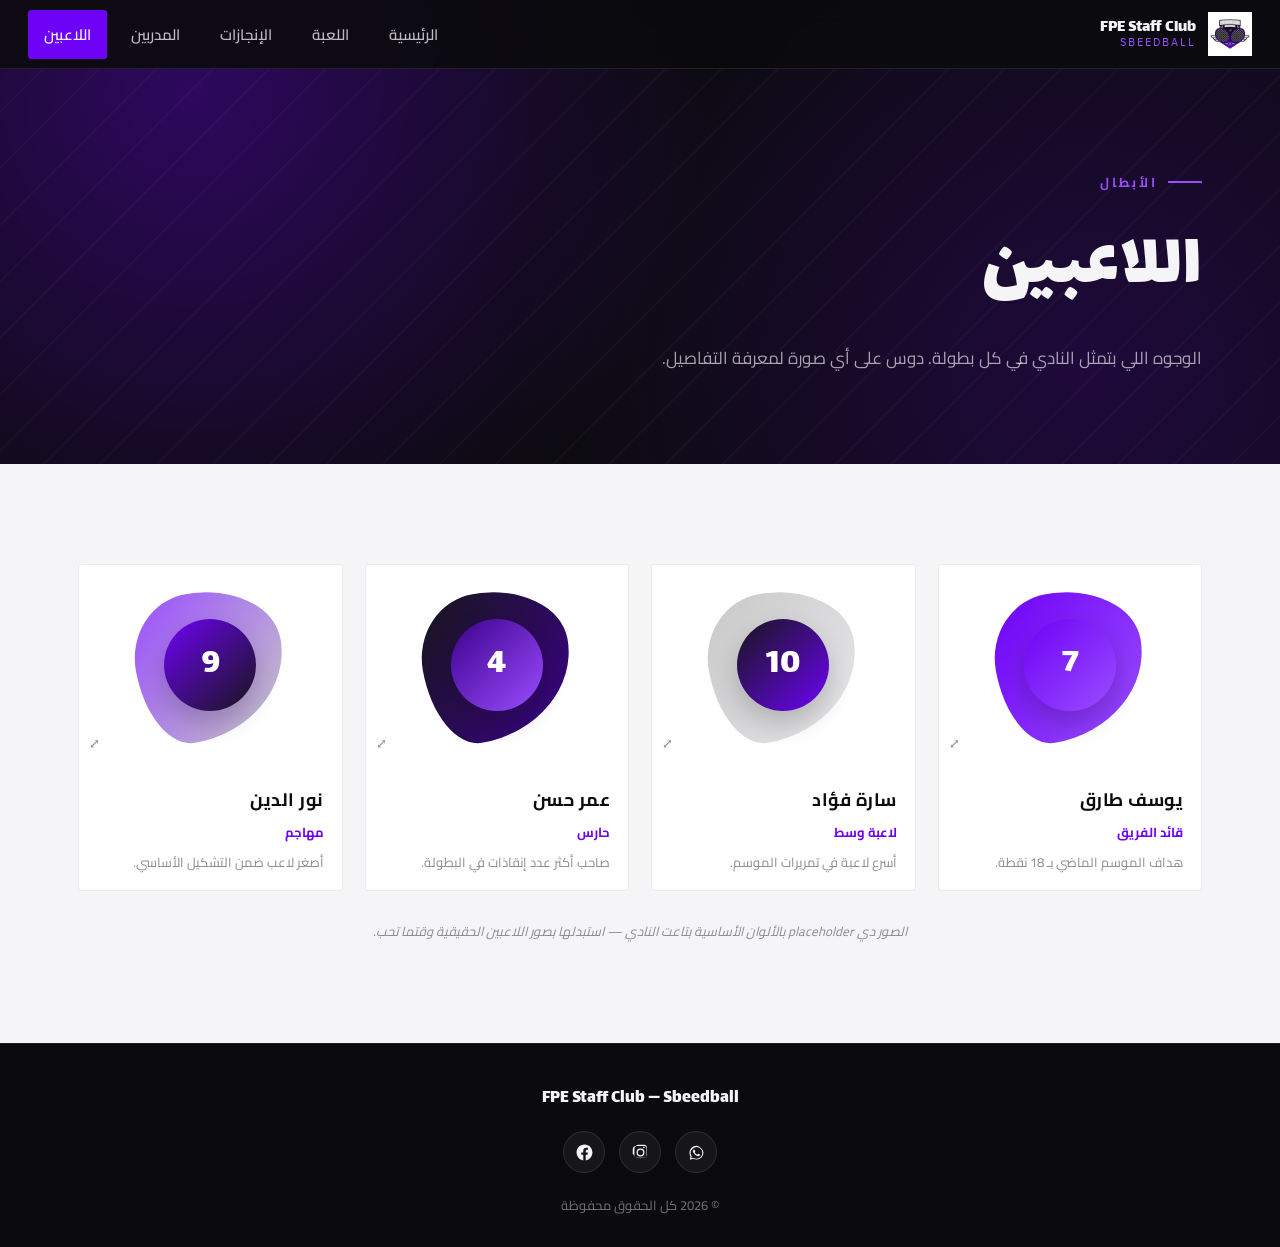
<file: players.html>
<!DOCTYPE html>
<html lang="ar" dir="rtl">
<head>
<meta charset="UTF-8">
<meta name="viewport" content="width=device-width, initial-scale=1.0">
<title>اللاعبين | FPE Staff Club Sbeedball</title>
<link rel="stylesheet" href="assets/style.css">
</head>
<body>

<nav>
  <div class="brand">
    <img src="assets/logo.jpg" alt="FPE Staff Club">
    <div class="names"><span class="top">FPE Staff Club</span><span class="bottom">SBEEDBALL</span></div>
  </div>
  <ul>
    <li><a href="index.html">الرئيسية</a></li>
    <li><a href="about.html">اللعبة</a></li>
    <li><a href="achievements.html">الإنجازات</a></li>
    <li><a href="coaches.html">المدربين</a></li>
    <li><a href="players.html" class="active">اللاعبين</a></li>
  </ul>
  <button class="nav-toggle" aria-label="القائمة"><span></span><span></span><span></span></button>
</nav>

<header class="page-head">
  <div class="container">
    <div class="eyebrow">الأبطال</div>
    <h1>اللاعبين</h1>
    <p>الوجوه اللي بتمثل النادي في كل بطولة. دوس على أي صورة لمعرفة التفاصيل.</p>
  </div>
</header>

<section>
  <div class="container">
    <div class="people-grid reveal">

      <div class="p-card" data-name="يوسف طارق" data-role="قائد الفريق" data-desc="هداف الموسم الماضي بـ 18 نقطة، وقائد الفريق على الملعب منذ موسمين. معروف بسرعته في الهجوم المرتد.">
        <div class="p-photo">
          <div class="blob"></div>
          <div class="p-avatar" style="background:linear-gradient(135deg,#6E02F6,#9A4DFF);">7</div>
          <span class="zoom-hint">⤢</span>
        </div>
        <div class="p-info"><h3>يوسف طارق</h3><div class="role">قائد الفريق</div><p class="desc">هداف الموسم الماضي بـ 18 نقطة.</p></div>
      </div>

      <div class="p-card" data-name="سارة فؤاد" data-role="لاعبة وسط" data-desc="أسرع لاعبة في تمريرات الموسم، وعنصر أساسي في ربط خطوط الفريق وتوزيع الكرة.">
        <div class="p-photo">
          <div class="blob"></div>
          <div class="p-avatar" style="background:linear-gradient(135deg,#16161A,#6E02F6);">10</div>
          <span class="zoom-hint">⤢</span>
        </div>
        <div class="p-info"><h3>سارة فؤاد</h3><div class="role">لاعبة وسط</div><p class="desc">أسرع لاعبة في تمريرات الموسم.</p></div>
      </div>

      <div class="p-card" data-name="عمر حسن" data-role="حارس" data-desc="صاحب أكثر عدد إنقاذات في البطولة الأخيرة، ومعروف بردود فعله السريعة تحت الضغط.">
        <div class="p-photo">
          <div class="blob"></div>
          <div class="p-avatar" style="background:linear-gradient(135deg,#3D018C,#9A4DFF);">4</div>
          <span class="zoom-hint">⤢</span>
        </div>
        <div class="p-info"><h3>عمر حسن</h3><div class="role">حارس</div><p class="desc">صاحب أكثر عدد إنقاذات في البطولة.</p></div>
      </div>

      <div class="p-card" data-name="نور الدين" data-role="مهاجم" data-desc="أصغر لاعب ضمن التشكيل الأساسي، بدأ مع النادي السنة اللي فاتت وحقق تقدم سريع جدًا.">
        <div class="p-photo">
          <div class="blob"></div>
          <div class="p-avatar" style="background:linear-gradient(135deg,#6E02F6,#16161A);">9</div>
          <span class="zoom-hint">⤢</span>
        </div>
        <div class="p-info"><h3>نور الدين</h3><div class="role">مهاجم</div><p class="desc">أصغر لاعب ضمن التشكيل الأساسي.</p></div>
      </div>

      <p class="ph-note">الصور دي placeholder بالألوان الأساسية بتاعت النادي — استبدلها بصور اللاعبين الحقيقية وقتما تحب.</p>
    </div>
  </div>
</section>

<footer>
  <div class="f-brand">FPE Staff Club — Sbeedball</div>
  <div class="f-social">
    <a href="https://wa.me/201000000000" target="_blank" rel="noopener" aria-label="واتساب">
      <svg viewBox="0 0 24 24"><path d="M17.6 6.32A8.86 8.86 0 0 0 12 3.6a8.83 8.83 0 0 0-7.65 13.27L3.6 21l4.27-1.12a8.8 8.8 0 0 0 4.13 1.05h0a8.83 8.83 0 0 0 8.84-8.81 8.78 8.78 0 0 0-3.24-5.8Zm-5.6 13.55h0a7.34 7.34 0 0 1-3.73-1.02l-.27-.16-2.77.73.74-2.7-.18-.28a7.34 7.34 0 0 1 11.4-9.07 7.27 7.27 0 0 1 2.17 5.18 7.35 7.35 0 0 1-7.36 7.32Zm4.03-5.49c-.22-.11-1.3-.64-1.5-.71-.2-.08-.35-.11-.5.11-.15.22-.57.71-.7.86-.13.15-.26.16-.48.05-1.3-.65-2.16-1.16-3.02-2.63-.23-.4.23-.37.65-1.23.07-.15.04-.28-.03-.4-.08-.11-.5-1.2-.69-1.65-.18-.43-.36-.37-.5-.37-.12-.01-.27-.01-.41-.01-.15 0-.38.05-.58.28-.2.22-.77.75-.77 1.83 0 1.08.79 2.12.9 2.27.11.15 1.55 2.36 3.76 3.22 1.87.74 2.25.6 2.66.56.41-.04 1.3-.53 1.49-1.04.18-.51.18-.95.13-1.04-.06-.1-.2-.15-.41-.26Z"/></svg>
    </a>
    <a href="https://instagram.com/" target="_blank" rel="noopener" aria-label="إنستجرام">
      <svg viewBox="0 0 24 24"><path d="M12 2.2c2.7 0 3 .01 4.1.06 1 .05 1.5.21 1.85.35.46.18.8.4 1.15.74.34.35.56.69.74 1.15.14.36.3.86.35 1.85.05 1.1.06 1.4.06 4.1s-.01 3-.06 4.1c-.05 1-.21 1.5-.35 1.85a3.1 3.1 0 0 1-.74 1.15c-.35.34-.69.56-1.15.74-.36.14-.86.3-1.85.35-1.1.05-1.4.06-4.1.06s-3-.01-4.1-.06c-1-.05-1.5-.21-1.85-.35a3.1 3.1 0 0 1-1.15-.74 3.1 3.1 0 0 1-.74-1.15c-.14-.36-.3-.86-.35-1.85C2.21 15 2.2 14.7 2.2 12s.01-3 .06-4.1c.05-1 .21-1.5.35-1.85.18-.46.4-.8.74-1.15.35-.34.69-.56 1.15-.74.36-.14.86-.3 1.85-.35C7.5 2.21 7.8 2.2 12 2.2Zm0 1.62c-2.66 0-2.97.01-4.02.06-.86.04-1.32.18-1.63.3-.41.16-.7.35-1 .65-.3.3-.5.59-.66 1-.12.31-.26.77-.3 1.63-.05 1.05-.06 1.36-.06 4.02s.01 2.97.06 4.02c.04.86.18 1.32.3 1.63.16.41.36.7.66 1 .3.3.59.5 1 .66.31.12.77.26 1.63.3 1.05.05 1.36.06 4.02.06s2.97-.01 4.02-.06c.86-.04 1.32-.18 1.63-.3.41-.16.7-.36 1-.66.3-.3.5-.59.66-1 .12-.31.26-.77.3-1.63.05-1.05.06-1.36.06-4.02s-.01-2.97-.06-4.02c-.04-.86-.18-1.32-.3-1.63a2.6 2.6 0 0 0-.66-1 2.6 2.6 0 0 0-1-.66c-.31-.12-.77-.26-1.63-.3-1.05-.05-1.36-.06-4.02-.06ZM12 7a5 5 0 1 1 0 10 5 5 0 0 1 0-10Zm0 1.62a3.38 3.38 0 1 0 0 6.76 3.38 3.38 0 0 0 0-6.76Zm5.4-2.96a1.04 1.04 0 1 1-2.08 0 1.04 1.04 0 0 1 2.08 0Z"/></svg>
    </a>
    <a href="https://facebook.com/" target="_blank" rel="noopener" aria-label="فيسبوك">
      <svg viewBox="0 0 24 24"><path d="M22 12.06C22 6.5 17.52 2 12 2S2 6.5 2 12.06c0 5 3.66 9.16 8.44 9.94v-7.03H7.9v-2.91h2.54V9.84c0-2.51 1.49-3.89 3.78-3.89 1.1 0 2.24.2 2.24.2v2.46h-1.26c-1.24 0-1.63.77-1.63 1.56v1.87h2.78l-.44 2.91h-2.34V22c4.78-.78 8.44-4.94 8.44-9.94Z"/></svg>
    </a>
  </div>
  © 2026 كل الحقوق محفوظة
</footer>

<!-- Lightbox -->
<div class="lightbox" id="lightbox">
  <div class="lightbox-backdrop"></div>
  <div class="lightbox-card" id="lightboxCard">
    <button class="lightbox-close" aria-label="إغلاق">✕</button>
    <div class="lightbox-avatar" id="lightboxAvatar"></div>
    <div class="lightbox-info">
      <h3 id="lightboxName"></h3>
      <div class="role" id="lightboxRole"></div>
      <p id="lightboxDesc"></p>
    </div>
  </div>
</div>

<script src="assets/main.js"></script>
</body>
</html>
</file>
<file: assets/style.css>
@import url('https://fonts.googleapis.com/css2?family=Lalezar&family=Cairo:wght@400;600;700;900&family=IBM+Plex+Sans+Arabic:wght@400;500;600&display=swap');

:root{
  --black:#0B0B0D;
  --black-2:#16161A;
  --black-3:#1F1F25;
  --purple:#6E02F6;
  --purple-bright:#9A4DFF;
  --purple-deep:#3D018C;
  --silver:#C8C8C8;
  --white:#F5F5F7;
  --muted:#8A8A93;
  --line: rgba(245,245,247,0.1);
}
*{margin:0;padding:0;box-sizing:border-box;}
html{scroll-behavior:smooth;}
body{
  font-family:'Cairo', sans-serif;
  background:var(--white);
  color:var(--black);
  overflow-x:hidden;
}
h1,h2,h3,.display{
  font-family:'Lalezar', sans-serif;
  font-weight:400;
  letter-spacing:0.5px;
}
.mono{font-family:'IBM Plex Sans Arabic', sans-serif;}
a{color:inherit; text-decoration:none;}
img{display:block; max-width:100%;}
.container{max-width:1180px; margin:0 auto; padding:0 28px;}
ul{list-style:none;}

/* ===== Nav ===== */
nav{
  position:fixed; top:0; right:0; left:0; z-index:200;
  display:flex; align-items:center; justify-content:space-between;
  padding:12px 28px;
  background:rgba(11,11,13,0.88);
  backdrop-filter:blur(12px);
  border-bottom:1px solid var(--line);
}
.brand{display:flex; align-items:center; gap:12px;}
.brand img{height:44px; width:auto;}
.brand .names{display:flex; flex-direction:column; line-height:1.1;}
.brand .names .top{font-family:'Lalezar'; color:var(--white); font-size:17px;}
.brand .names .bottom{font-family:'IBM Plex Sans Arabic'; color:var(--purple-bright); font-size:11px; letter-spacing:2px;}
nav ul{display:flex; gap:8px; align-items:center;}
nav ul a{
  color:var(--white); font-size:15px; font-weight:600; opacity:0.75;
  padding:10px 16px; border-radius:3px;
  transition:opacity .2s, background .2s, color .2s;
}
nav ul a:hover{opacity:1; background:rgba(110,2,246,0.15); color:var(--purple-bright);}
nav ul a.active{opacity:1; color:var(--white); background:var(--purple);}

.nav-toggle{
  display:none; flex-direction:column; justify-content:center; align-items:center;
  gap:5px; cursor:pointer; background:none; border:none; z-index:301;
  width:38px; height:38px;
}
.nav-toggle span{width:22px; height:2px; background:var(--white); border-radius:2px; transition:transform .3s ease, opacity .3s ease;}
.nav-toggle.active span:nth-child(1){transform:translateY(7px) rotate(45deg);}
.nav-toggle.active span:nth-child(2){opacity:0;}
.nav-toggle.active span:nth-child(3){transform:translateY(-7px) rotate(-45deg);}

.nav-backdrop{
  position:fixed; inset:0; z-index:250; background:rgba(11,11,13,0);
  opacity:0; pointer-events:none; transition:opacity .3s ease, background .3s ease;
}
.nav-backdrop.show{opacity:1; pointer-events:auto; background:rgba(11,11,13,0.55); backdrop-filter:blur(2px);}

@media (max-width:900px){
  nav ul{
    position:fixed; top:0; left:0; right:0; height:auto; width:auto; max-width:none;
    z-index:280; background:rgba(14,14,17,0.98); backdrop-filter:blur(16px);
    flex-direction:column; align-items:stretch; justify-content:flex-start;
    padding:78px 24px 22px; gap:2px; display:flex !important;
    transform:translateY(-12px); opacity:0; visibility:hidden;
    transition:transform .3s ease, opacity .3s ease, visibility .3s;
    box-shadow:0 16px 40px rgba(0,0,0,0.4);
    border-bottom:1px solid var(--line);
  }
  nav ul.mobile-open{transform:translateY(0); opacity:1; visibility:visible;}
  nav ul a{
    display:block; padding:16px 6px; font-size:16px; opacity:1;
    border-bottom:1px solid rgba(245,245,247,0.08); border-radius:0; background:none !important;
  }
  nav ul a.active{color:var(--purple-bright);}
  .nav-toggle{display:flex;}
}

/* ===== Page header (for sub-pages) ===== */
.page-head{
  background:var(--black);
  background-image:
    radial-gradient(circle at 15% 20%, rgba(110,2,246,0.35), transparent 45%),
    radial-gradient(circle at 85% 80%, rgba(110,2,246,0.2), transparent 50%);
  padding:170px 0 90px;
  position:relative;
  overflow:hidden;
}
.page-head::after{
  content:''; position:absolute; inset:0;
  background:repeating-linear-gradient(135deg, transparent 0 38px, rgba(245,245,247,0.025) 38px 40px);
  pointer-events:none;
}
.page-head .eyebrow{color:var(--purple-bright); font-size:13px; font-weight:700; letter-spacing:3px; margin-bottom:14px; display:flex; align-items:center; gap:10px;}
.page-head .eyebrow::before{content:''; width:34px; height:2px; background:var(--purple-bright);}
.page-head h1{color:var(--white); font-size:clamp(40px,7vw,76px); margin-bottom:16px; position:relative; z-index:1;}
.page-head p{color:rgba(245,245,247,0.65); font-size:17px; max-width:560px; line-height:1.8; position:relative; z-index:1;}

/* ===== Buttons ===== */
.btn{
  display:inline-flex; align-items:center; gap:10px;
  padding:15px 30px; border-radius:3px;
  font-weight:700; font-size:15px;
  transition:transform .25s, box-shadow .25s, background .25s, color .25s;
}
.btn-primary{background:var(--purple); color:#fff;}
.btn-primary:hover{transform:translateY(-3px); box-shadow:0 12px 28px rgba(110,2,246,0.4);}
.btn-ghost{border:2px solid rgba(245,245,247,0.25); color:var(--white);}
.btn-ghost:hover{border-color:var(--purple-bright); color:var(--purple-bright);}
.btn-row{display:flex; gap:16px; flex-wrap:wrap;}

/* ===== Section generic ===== */
section{position:relative; padding:100px 0;}
.section-head{margin-bottom:56px; max-width:680px;}
.section-head .eyebrow{color:var(--purple); font-size:13px; font-weight:700; letter-spacing:3px; margin-bottom:14px; display:flex; align-items:center; gap:10px;}
.section-head .eyebrow::before{content:''; width:34px; height:2px; background:var(--purple);}
.section-head h2{font-size:clamp(30px,5vw,48px); color:var(--black);}
.section-head p{color:var(--muted); font-size:16px; margin-top:14px; line-height:1.8;}
.section-head.on-dark h2{color:var(--white);}
.section-head.on-dark p{color:rgba(245,245,247,0.6);}
.section-head.on-dark .eyebrow{color:var(--purple-bright);}
.section-head.on-dark .eyebrow::before{background:var(--purple-bright);}

.bg-dark{background:var(--black); color:var(--white);}
.bg-mute{background:#EFEDF2;}

/* badge crest used as recurring signature */
.crest{
  width:46px; height:46px; border-radius:50%;
  background:var(--black); border:2px solid var(--purple);
  display:flex; align-items:center; justify-content:center;
  font-family:'IBM Plex Sans Arabic'; font-weight:600; color:var(--purple-bright);
  font-size:14px; flex-shrink:0;
}

/* divider */
.divider{height:60px; background:inherit; clip-path:polygon(0 100%, 100% 0, 100% 100%); margin-top:-1px;}

/* ===== People grid + lightbox ===== */
.people-grid{display:grid; grid-template-columns:repeat(4, 1fr); gap:22px;}
.p-card{
  background:#fff; border:1px solid rgba(11,11,13,0.08);
  border-radius:4px; overflow:hidden; cursor:pointer;
  transition:transform .3s, box-shadow .3s;
}
.p-card:hover{transform:translateY(-6px); box-shadow:0 18px 40px rgba(11,11,13,0.15);}
.p-card:hover .blob{transform:rotate(0deg) scale(1.06);}

.p-photo{
  height:200px; position:relative; display:flex; align-items:center; justify-content:center;
  background:#fff; overflow:hidden;
}
.blob{
  position:absolute; width:148px; height:148px; z-index:0;
  border-radius:42% 58% 69% 31% / 45% 41% 59% 55%;
  transform:rotate(-10deg); transition:transform .4s ease;
}
.p-card:nth-child(4n+1) .blob{background:linear-gradient(135deg, var(--purple), var(--purple-bright));}
.p-card:nth-child(4n+2) .blob{background:linear-gradient(135deg, var(--silver), #E8E8EC);}
.p-card:nth-child(4n+3) .blob{background:linear-gradient(135deg, var(--black-2), var(--purple-deep));}
.p-card:nth-child(4n+4) .blob{background:linear-gradient(135deg, var(--purple-bright), var(--silver));}

.p-avatar{
  position:relative; z-index:1;
  width:92px; height:92px; border-radius:50%;
  display:flex; align-items:center; justify-content:center;
  font-family:'Lalezar'; font-size:36px; color:#fff;
  box-shadow:0 12px 26px rgba(11,11,13,0.2);
}
.p-photo .zoom-hint{
  position:absolute; bottom:10px; left:10px; font-size:13px; opacity:.5; z-index:2;
}
.p-info{padding:18px;}
.p-info h3{font-size:18px; margin-bottom:4px; font-family:'Cairo'; font-weight:700;}
.p-info .role{color:var(--purple); font-size:13px; font-weight:700;}
.p-info .desc{color:var(--muted); font-size:13px; margin-top:8px; line-height:1.6;}
.ph-note{grid-column:1/-1; text-align:center; color:var(--muted); font-size:13px; margin-top:6px; font-style:italic;}

.lightbox{
  position:fixed; inset:0; z-index:1000; display:none;
  align-items:center; justify-content:center;
}
.lightbox.open{display:flex;}
.lightbox-backdrop{
  position:absolute; inset:0; background:rgba(11,11,13,0); cursor:pointer;
  transition:background .35s ease;
}
.lightbox.show .lightbox-backdrop{background:rgba(11,11,13,0.85);}
.lightbox-card{
  position:fixed; background:#fff; border-radius:4px; overflow:hidden;
  display:flex; flex-direction:column;
  box-shadow:0 30px 70px rgba(0,0,0,0.4);
  transition:top .42s cubic-bezier(.2,.9,.25,1), left .42s cubic-bezier(.2,.9,.25,1),
             width .42s cubic-bezier(.2,.9,.25,1), height .42s cubic-bezier(.2,.9,.25,1),
             border-radius .42s ease;
}
.lightbox-avatar{
  flex-shrink:0; display:flex; align-items:center; justify-content:center;
  font-family:'Lalezar'; color:#fff; transition:font-size .42s ease, height .3s ease;
}
.lightbox-info{padding:0; opacity:0; transition:opacity .25s ease, padding .3s ease; overflow:hidden;}
.lightbox.show .lightbox-info{opacity:1; padding:26px 28px;}
.lightbox-info h3{font-family:'Cairo'; font-weight:900; font-size:24px;}
.lightbox-info .role{color:var(--purple); font-weight:700; font-size:14px; margin-top:4px;}
.lightbox-info p{color:var(--muted); font-size:14px; margin-top:12px; line-height:1.8;}
.lightbox-close{
  position:absolute; top:16px; left:16px; z-index:5;
  width:38px; height:38px; border-radius:50%; border:none;
  background:rgba(11,11,13,0.5); color:#fff; font-size:18px; cursor:pointer;
  opacity:0; transition:opacity .2s ease;
}
.lightbox.show .lightbox-close{opacity:1;}

/* ===== Footer ===== */
footer{
  background:var(--black); color:rgba(245,245,247,0.45);
  text-align:center; padding:40px 28px 30px; font-size:13px;
  border-top:1px solid rgba(245,245,247,0.08);
}
footer .f-brand{color:var(--white); font-family:'Lalezar'; font-size:18px; margin-bottom:18px;}
.f-social{display:flex; justify-content:center; gap:14px; margin-bottom:20px;}
.f-social a{
  width:42px; height:42px; border-radius:50%;
  display:flex; align-items:center; justify-content:center;
  background:var(--black-2); border:1px solid var(--line);
  transition:background .25s, border-color .25s, transform .25s;
}
.f-social a:hover{background:var(--purple); border-color:var(--purple); transform:translateY(-3px);}
.f-social svg{width:19px; height:19px; fill:var(--white);}

@media (max-width:900px){
  .people-grid{grid-template-columns:repeat(2,1fr);}
}
@media (max-width:520px){
  .lightbox-card{flex-direction:column; max-width:92vw !important; left:4vw !important;}
  .brand .names .bottom{display:none;}
  .brand img{height:36px;}
  .brand .names .top{font-size:15px;}
  nav{padding:10px 16px;}
  .page-head{padding:130px 0 70px;}
  .container{padding:0 18px;}
  .people-grid{grid-template-columns:1fr;}
}

@media (prefers-reduced-motion: reduce){
  *{animation:none !important; transition:none !important;}
}

.reveal{opacity:0; transform:translateY(24px); transition:opacity .7s ease, transform .7s ease;}
.reveal.show{opacity:1; transform:translateY(0);}
</file>
